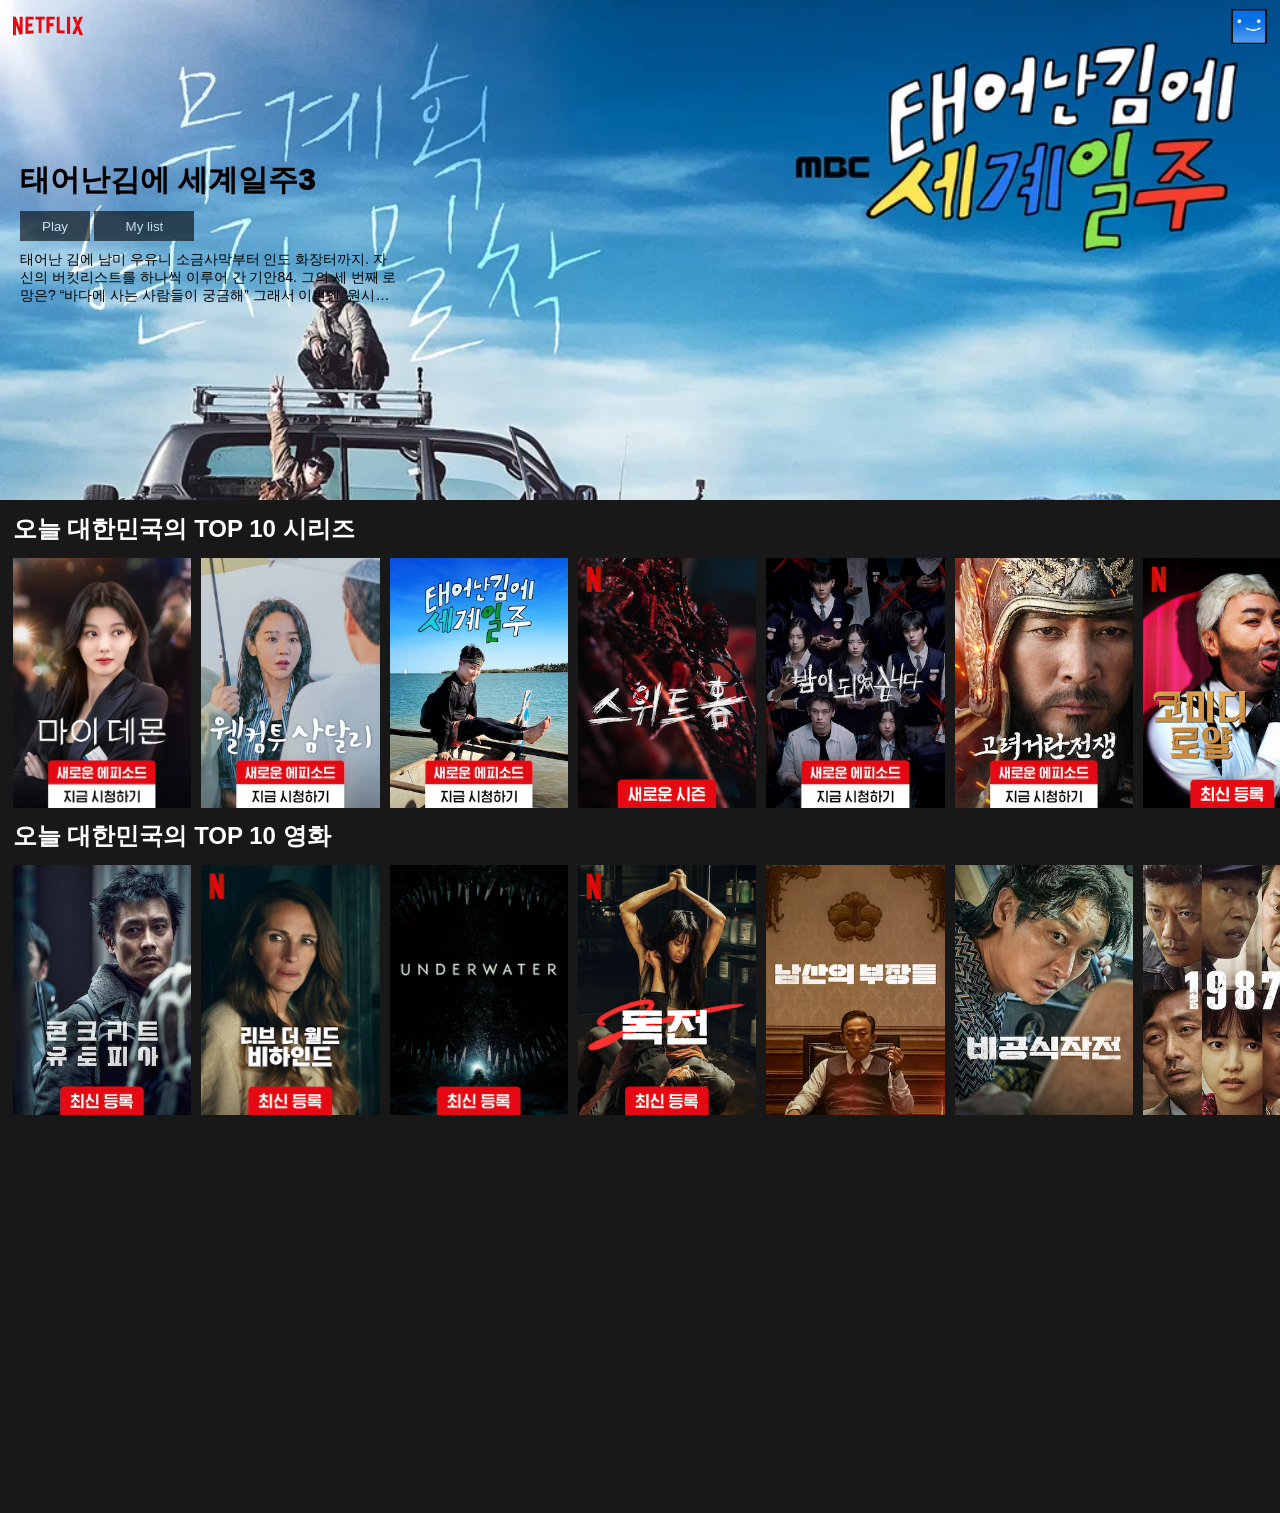
<file: 1/index.html>
<!DOCTYPE html>
<html lang="en">
  <head>
    <title>Document</title>
    <link rel="stylesheet" href="styles/general.css" />
    <link rel="stylesheet" href="styles/header.css" />
    <link rel="stylesheet" href="styles/main.css" />
  </head>
  <body>
    <header class="header">
      <div class="header-recommend-video">
        <div class="header-buttons">
          <img class="netflix-logo" src="images/logo.png" alt="netflix-logo" />
          <img class="user-avatar" src="images/avatar.png" alt="user-avatar" />
        </div>

        <div class="header-recommend-video-info">
          <p class="header-recommend-video-title">태어난김에 세계일주3</p>
          <button class="header-recommend-video-button-play">Play</button>
          <button class="header-recommend-video-button-myList">My list</button>
          <p class="header-recommend-video-description">
            태어난 김에 남미 우유니 소금사막부터 인도 화장터까지. 자신의
            버킷리스트를 하나씩 이루어 간 기안84. 그의 세 번째 로망은? “바다에
            사는 사람들이 궁금해” 그래서 이번엔 ‘원시의 바다’를 품은 지구의
            마지막 오아시스, 바다가 삶의 터전인 사람들이 사는 그곳! 아프리카
            남동부 비밀의 섬 ’마다가스카르’로 떠난다. 태초의 자연을 간직한
            신비의 땅. 행복과 원시를 찾아 떠나는 기안84의 현지 밀착 여정.
            낯설지만 새로운 아프리카로의 초대, 바닷길 위 자유를 찾아 기안84,
            ‘마다가스카르’로 섬 타러 간다! 마치, 다시 돌아오지 않을 것처럼.
          </p>
        </div>
      </div>
    </header>
    <main>
      <div class="video-content">
        <div class="video-container">
          <div class="video-type-title">
            <h2>오늘 대한민국의 TOP 10 시리즈</h2>
          </div>
          <section class="video-poster-container">
            <img class="video-poster-1st" src="images/poster01.jpg" />
            <img class="video-poster" src="images/poster02.jpg" />
            <img class="video-poster" src="images/poster03.jpg" />
            <img class="video-poster" src="images/poster04.jpg" />
            <img class="video-poster" src="images/poster05.jpg" />
            <img class="video-poster" src="images/poster06.jpg" />
            <img class="video-poster" src="images/poster07.jpg" />
            <img class="video-poster" src="images/poster08.jpg" />
            <img class="video-poster" src="images/poster09.jpg" />
            <img class="video-poster-end" src="images/poster10.jpg" />
          </section>
        </div>
        <div class="video-container">
          <div class="video-type-title">
            <h2>오늘 대한민국의 TOP 10 영화</h2>
          </div>
          <section class="video-poster-container">
            <img class="video-poster-1st" src="images/poster11.jpg" />
            <img class="video-poster" src="images/poster12.jpg" />
            <img class="video-poster" src="images/poster13.jpg" />
            <img class="video-poster" src="images/poster14.jpg" />
            <img class="video-poster" src="images/poster15.jpg" />
            <img class="video-poster" src="images/poster16.jpg" />
            <img class="video-poster" src="images/poster17.jpg" />
            <img class="video-poster" src="images/poster18.jpg" />
            <img class="video-poster" src="images/poster19.jpg" />
            <img class="video-poster-end" src="images/poster20.jpg" />
          </section>
        </div>
      </div>
    </main>
  </body>
</html>
</file>
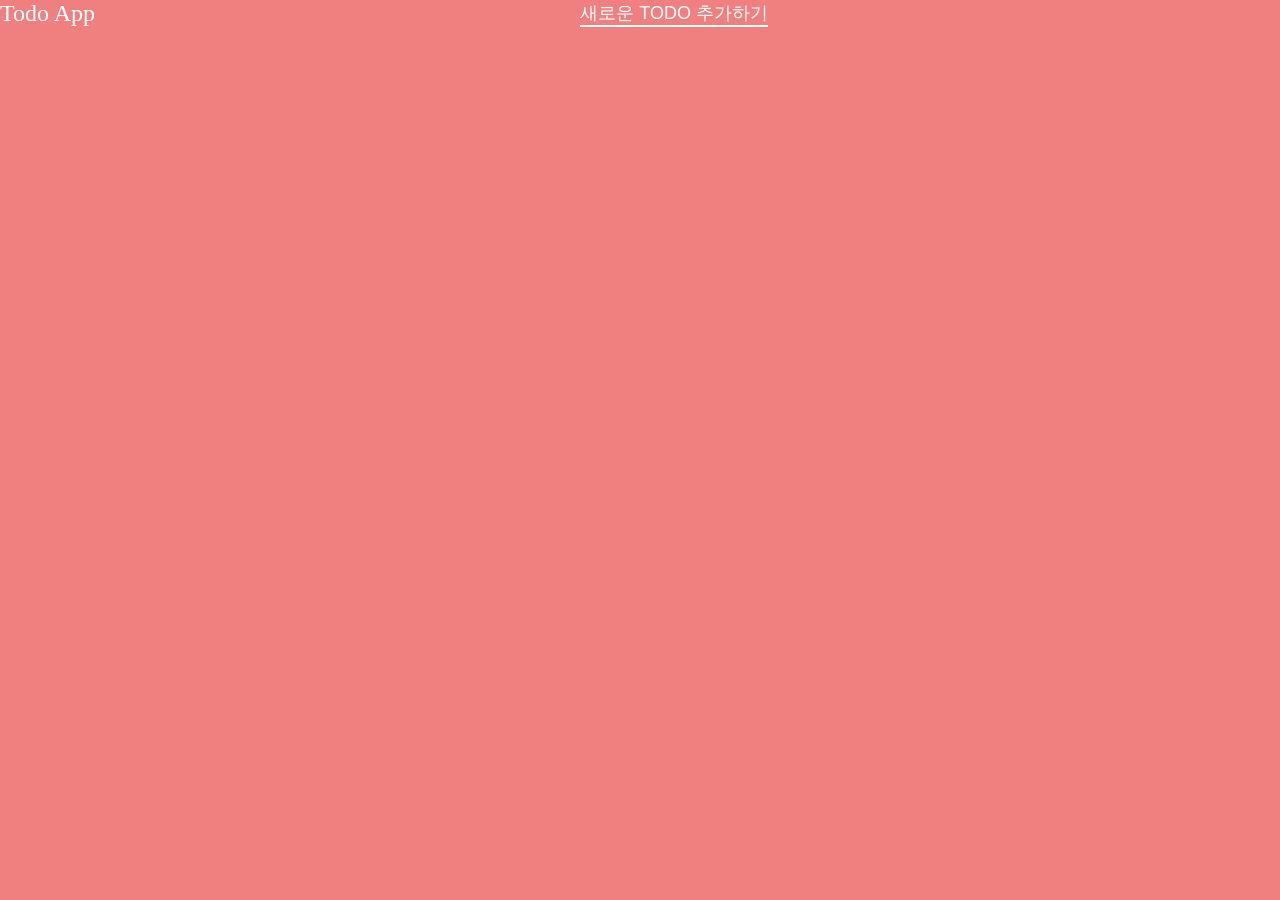
<file: 2_TodoApp/index.html>
<!DOCTYPE html>
<html lang="en">
  <head>
    <meta charset="UTF-8" />
    <meta name="viewport" content="width=device-width, initial-scale=1.0" />
    <title>Todo App</title>
    <link rel="stylesheet" href="styles.css" />
    <link
      href="https://fonts.googleapis.com/icon?family=Material+Icons"
      rel="stylesheet"
    />
  </head>
  <body>
    <div class="app">
      <header>
        <h1>Todo App</h1>
        <button id="create-btn">새로운 todo 추가하기</button>
      </header>
      <div class="todo-list" id="list"></div>
    </div>
    <script src="script.js"></script>
  </body>
</html>
</file>
<file: 1/styles/general.css>
* {
  margin-top: 0;
  margin-bottom: 0;
  font-family: Arial;
}

body {
  margin: 0;
  background-color: #181818;
  color: white;
}
</file>
<file: 1/styles/header.css>
.header {
  height: 500px;
  width: 100%;
  display: flex;
  flex-direction: row;
  top: 0;
  left: 0;
  right: 0;
  z-index: 1;
  position: relation;

  /* background image */
  background-image: url("../images/recommend-video-img2.jpg");
  background-size: cover;
}

.header-recommend-video {
  display: flex;
}

.header-buttons {
  height: 75px;
  display: flex;
  align-items: center;
  justify-content: space-between;
}
.netflix-logo {
  height: 70px;
  display: flex;
  position: absolute;
  top: -1%;
  left: 1%;
}

.user-avatar {
  height: 35px;
  display: flex;
  justify-content: flex-end;
  position: absolute;
  top: 1%;
  right: 1%;
}

.header-recommend-video-info {
  margin-top: 40%;
  margin-left: 5%;
  width: 400px;
  color: black; /* 배경때문에 안보여서 black*/
}

.header-recommend-video-title {
  font-size: 30px;
  font-weight: 1000;
  margin-bottom: 10px;
}

.header-recommend-video-button-play {
  width: 70px;
  height: 30px;
  background-color: black;
  color: white;
  border: none;
  opacity: 0.6;
}

.header-recommend-video-button-myList {
  width: 100px;
  height: 30px;
  background-color: black;
  color: white;
  border: none;
  opacity: 0.6;
}

.header-recommend-video-button-play:hover {
  opacity: 0.5;
  cursor: pointer;
}
.header-recommend-video-button-myList:hover {
  opacity: 0.5;
  cursor: pointer;
}

.header-recommend-video-description {
  margin-top: 10px;
  font-size: 14px;
  text-overflow: ellipsis;
  overflow: hidden;
  /* 여러줄은 nowrap 하면 안됨*/
  /* white-space: nowrap; */
  word-wrap: break-word;
  display: -webkit-box;
  -webkit-line-clamp: 3;
  -webkit-box-orient: vertical;
}
</file>
<file: 1/styles/main.css>
.video-content {
  height: 1000px; /* 확대하기 전에도 미리 스크롤 많이 내릴 수 있게.. */
}
.video-container {
  width: 100%;
}

.video-type-title {
  margin-top: 1%;
  margin-bottom: 1%;
  margin-left: 1%;
}

.video-poster-container {
  /* background-color: lightcoral; 크기 확인용*/
  display: flex;
  /* column-gap: 16px; */
  /* row-gap: 40px; */
  margin-left: 1%;
  height: 250px;
  flex-direction: row;
}

.video-poster-1st {
  height: 100%;
  margin-bottom: 20px;
  margin-right: 10px;
  /* display: flex; */
  /* justify-content: center; */
}

.video-poster {
  height: 100%;
  margin-bottom: 20px;
  margin-right: 10px;
  /* display: flex; */
  /* justify-content: center; */
}

.video-poster-end {
  height: 100%;
  margin-bottom: 20px;
  margin-right: 10px;
  /* display: flex; */
  /* justify-content: center; */
}

/* 이동시키는 클래스를 만들어서 컴퍼넌트에 클래스를 추가하는 방식 */

.video-poster-1st:hover {
  transform: translate(80px, 0) scale(1.8);
  z-index: 100;
  cursor: pointer;
}

.video-poster:hover {
  transform: scale(1.8);
  z-index: 100;
  cursor: pointer;
}

.video-poster-end:hover {
  transform: translate(-80px, 0) scale(1.8);
  z-index: 100;
  cursor: pointer;
}
</file>
<file: 2_TodoApp/styles.css>
* {
  margin: 0;
  padding: 0;
  box-sizing: border-box;
}

button {
  background: none;
  outline: none;
  border: none;
  cursor: pointer;
}

body {
  background-color: lightcoral;
  color: #fff;
}

main {
  min-height: 100vh;
  display: flex;
  justify-content: center;
  padding: 2rem 1.5rem;
}

.app {
  width: 100%;
  max-width: 768px;
}

.app header {
  display: flex;
  align-items: center;
  justify-content: space-between;
  margin-bottom: 1rem;
}

.app header h1 {
  color: #fff;
  font-size: 24px;
  font-weight: 400;
}

.app header button {
  color: #fff;
  font-size: 18px;
  border-bottom: 2px solid #fff;
  text-transform: uppercase;
}

.item {
  display: flex;
  align-items: center;
  justify-content: space-between;
  padding: 1.5rem;
  border-radius: 1rem;
  background-color: lightblue;
  box-shadow: 0 0 4px rgba(0, 0, 0, 0.1);
  margin-bottom: 1.5rem;
}

.item:last-of-type {
  margin-bottom: 0;
}

.item input[type="checkbox"] {
  margin-right: 1rem;
}

.item input[type="text"] {
  appearance: none;
  background: none;
  border: none;
  outline: none;
  font-weight: 400;
  color: black;
  font-size: 20px;
  flex: 1 1 0%;
  margin-right: 1rem;
}

.item input[type="text"]:not(:disabled) {
  border-bottom: 2px solid #fff;
}

.item.complete {
  opacity: 0.7;
}

.item.complete input[type="text"] {
  text-decoration: line-through;
}

.item:hover,
.item:focus-within {
  outline: 2px solid #fff;
}

.actions button {
  color: crimson;
  margin-right: 1rem;
  opacity: 0.8;
  transform: 0.1s;
}

.actions button.remove-btn {
  color: crimson;
}

.actions button:hover {
  opacity: 1;
}

.actions button:last-of-type {
  margin-right: 0;
}
</file>
